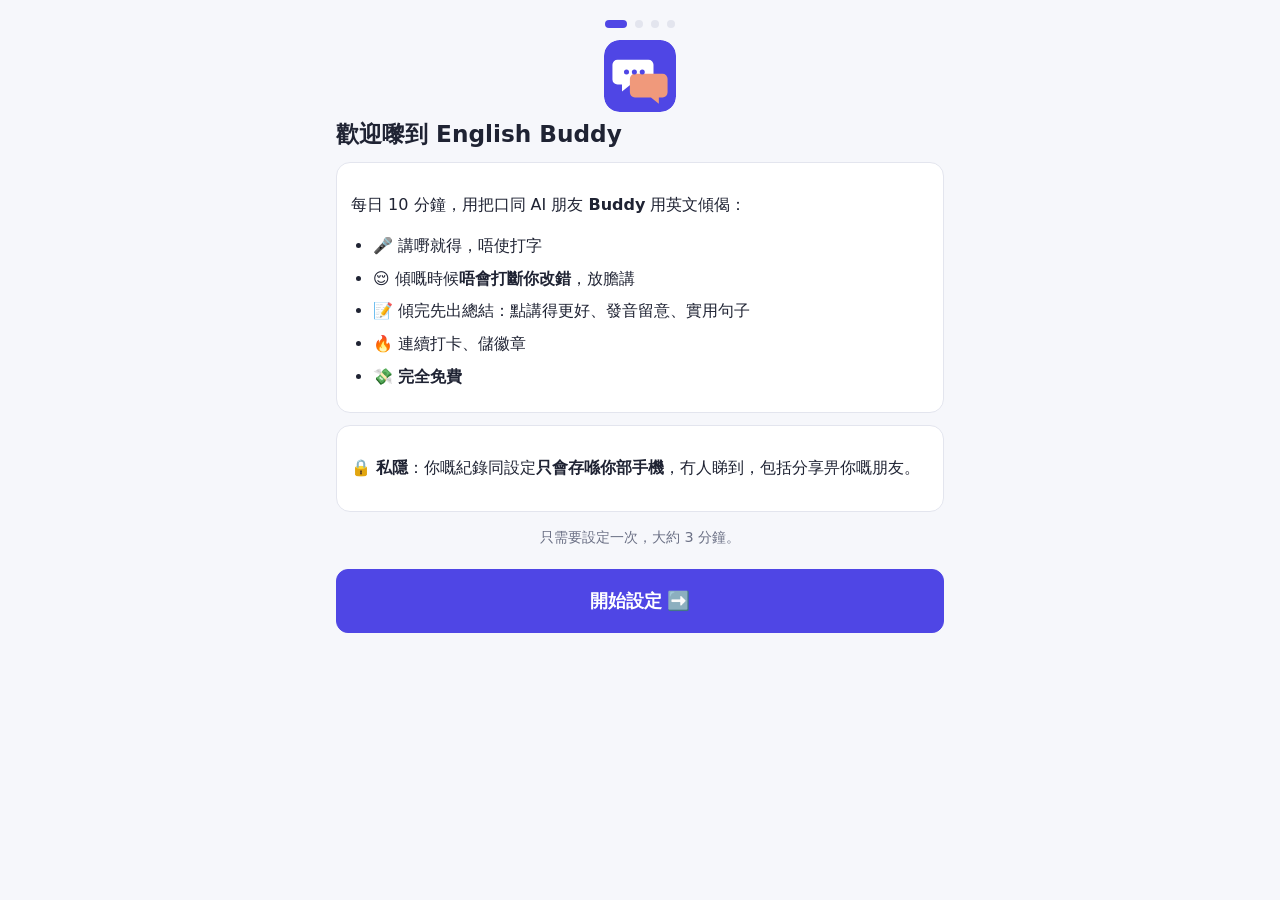
<file: index.html>
<!doctype html>
<html lang="zh-Hant-HK">
<head>
  <meta charset="utf-8">
  <meta name="viewport" content="width=device-width, initial-scale=1, viewport-fit=cover">
  <title>English Buddy</title>
  <meta name="description" content="每日 10 分鐘英文傾偈陪練">
  <meta name="theme-color" content="#4f46e5">
  <link rel="manifest" href="manifest.webmanifest">
  <link rel="icon" href="icon.svg" type="image/svg+xml">
  <!-- iPhone 主畫面圖示要 PNG（唔支援 SVG） -->
  <link rel="apple-touch-icon" href="apple-touch-icon.png">
  <meta name="apple-mobile-web-app-capable" content="yes">
  <meta name="mobile-web-app-capable" content="yes">
  <meta name="apple-mobile-web-app-title" content="English Buddy">
  <link rel="stylesheet" href="style.css">
  <script type="module" src="js/app.js"></script>
</head>
<body>
  <!-- ===== 第一次用：歡迎＋教學（4 步） ===== -->
  <section id="welcome" class="welcome" hidden>
    <div class="dots" id="w-dots"></div>

    <div class="wstep">
      <img src="icon.svg" class="logo big" alt="" width="72" height="72">
      <h1>歡迎嚟到 English Buddy</h1>
      <div class="card">
        <p>每日 10 分鐘，用把口同 AI 朋友 <b>Buddy</b> 用英文傾偈：</p>
        <ul>
          <li>🎤 講嘢就得，唔使打字</li>
          <li>😌 傾嘅時候<b>唔會打斷你改錯</b>，放膽講</li>
          <li>📝 傾完先出總結：點講得更好、發音留意、實用句子</li>
          <li>🔥 連續打卡、儲徽章</li>
          <li>💸 <b>完全免費</b></li>
        </ul>
      </div>
      <div class="card">
        <p>🔒 <b>私隱</b>：你嘅紀錄同設定<b>只會存喺你部手機</b>，冇人睇到，包括分享畀你嘅朋友。</p>
      </div>
      <p class="hint center">只需要設定一次，大約 3 分鐘。</p>
      <button type="button" class="btn primary big" data-wgo="1">開始設定 ➡️</button>
    </div>

    <div class="wstep" hidden>
      <h2>1️⃣ 攞一條免費 AI 鎖匙</h2>
      <p class="hint">Buddy 用 Groq 嘅免費 AI。你要申請一條自己嘅「API key」，好似鎖匙咁，唔使俾錢、唔使信用卡。</p>
      <div class="card">
        <ol class="steps">
          <li>撳下面個掣，開 Groq 網站（會開新分頁）
            <a class="btn" href="https://console.groq.com/keys" target="_blank" rel="noopener">🌐 開 Groq 網站</a>
          </li>
          <li>用 <b>Google 帳戶</b>登入最快</li>
          <li>撳 <b>Create API Key</b>，個名隨便打，例如 <code>buddy</code>，再撳 <b>Submit</b></li>
          <li>撳 <b>Copy</b> 複製條 key（<code>gsk_</code> 開頭）<br><span class="hint">⚠️ 佢只會顯示一次，記得即刻複製</span></li>
          <li>返嚟呢個分頁，貼喺下面：</li>
        </ol>
        <input type="password" id="w-key" placeholder="貼上 gsk_..." autocomplete="off" spellcheck="false">
        <button type="button" id="w-key-check" class="btn primary">✅ 檢查同儲存</button>
        <div id="w-key-result" class="test-result"></div>
      </div>
      <p class="hint">🔒 條 key 只會存喺你部手機，只會用嚟直接連去 Groq。唔好將佢畀其他人。</p>
      <div class="row">
        <button type="button" class="btn" data-wgo="0">⬅️ 返回</button>
        <button type="button" id="w-key-next" class="btn primary" data-wgo="2" disabled>下一步 ➡️</button>
      </div>
    </div>

    <div class="wstep" hidden>
      <h2>2️⃣ 試下個咪</h2>
      <div class="card">
        <p>撳下面個掣，用英文講一句，例如 <b>“Hello, nice to meet you!”</b>，講完再撳一下。</p>
        <p class="hint">瀏覽器問你准唔准用咪，撳「允許」。</p>
        <button type="button" id="w-mic" class="btn primary">🎤 撳一下開始講</button>
        <div id="w-mic-result" class="test-result"></div>
      </div>
      <div class="row">
        <button type="button" class="btn" data-wgo="1">⬅️ 返回</button>
        <button type="button" class="btn primary" data-wgo="3">下一步 ➡️</button>
      </div>
    </div>

    <div class="wstep" hidden>
      <h2>3️⃣ 加到主畫面</h2>
      <p class="hint">加咗之後用起嚟好似一個 app，一撳就開。<b>iPhone 一定要加</b>，唔係 Safari 7 日冇開可能會清走你嘅紀錄。</p>
      <div class="card" id="w-install"></div>
      <div class="card">
        <p>💡 <b>小貼士</b></p>
        <ul>
          <li>設定一個每日鬧鐘提自己練 10 分鐘</li>
          <li>想換聲線、調慢語速，去「⚙️ 設定」</li>
          <li>換手機前，去「📒 我的紀錄」撳匯出做備份</li>
        </ul>
      </div>
      <div class="row">
        <button type="button" class="btn" data-wgo="2">⬅️ 返回</button>
        <button type="button" id="w-done" class="btn primary">🎉 完成，開始傾偈！</button>
      </div>
    </div>
  </section>

  <header>
    <h1 class="brand"><img src="icon.svg" class="logo" alt="" width="32" height="32"> English Buddy</h1>
    <div id="dash" class="card dash"></div>
    <nav class="tabs">
      <button type="button" data-tab="practice" class="active">☕ 今日練習</button>
      <button type="button" data-tab="records">📒 我的紀錄</button>
      <button type="button" data-tab="settings">⚙️ 設定</button>
    </nav>
  </header>

  <main>
    <!-- ===== 今日練習 ===== -->
    <section id="tab-practice" class="tab">
      <div id="home">
        <div id="review" class="card" hidden>
          <h3>🔁 熱身：講返上次學嘅句子</h3>
          <div id="review-item"></div>
          <div class="row">
            <button type="button" id="review-say" class="btn primary">🎤 用英文講出嚟</button>
            <button type="button" id="review-show" class="btn">👀 睇答案</button>
          </div>
          <div id="review-result"></div>
          <button type="button" id="review-next" class="btn">➡️ 下一句</button>
        </div>
        <div class="card">
          <h3>🎯 今日想傾乜？</h3>
          <div id="topic-chips" class="chips"></div>
          <button type="button" id="suggest-btn" class="btn small">✨ Buddy 建議幾個新話題</button>
          <input id="custom-topic" placeholder="✏️ 或者自己打話題（中英文都得）" autocomplete="off">
        </div>
        <button type="button" id="start-btn" class="btn primary big">▶️ 開始今日 10 分鐘傾偈</button>
        <p class="hint center">傾嘅時候唔會打斷你改錯，傾完先總結。</p>
        <button type="button" id="dict-btn" class="btn">🎧 聽寫練習（5 句，練聽力）</button>
        <p class="hint center">用上面揀咗嘅話題出句子；冇揀就日常對話。</p>
      </div>

      <div id="dictation" hidden>
        <div class="card">
          <div class="topic-bar"><span>🎧 聽寫練習</span><span id="dict-progress"></span></div>
          <p class="hint">聽清楚，打低你聽到嘅字。聽唔到嘅位留空或者估都得，聽多幾次先對答案。</p>
          <div class="row">
            <button type="button" id="dict-play" class="btn primary">🔊 播放</button>
            <button type="button" id="dict-slow" class="btn">🐢 慢速</button>
          </div>
          <p id="dict-plays" class="hint center"></p>
          <textarea id="dict-input" rows="2" placeholder="打低你聽到嘅句子…" autocomplete="off" autocorrect="off" autocapitalize="off" spellcheck="false"></textarea>
          <button type="button" id="dict-check" class="btn primary">✅ 對答案</button>
          <div id="dict-result"></div>
          <button type="button" id="dict-next" class="btn" hidden>➡️ 下一句</button>
        </div>
        <button type="button" id="dict-quit" class="btn">⬅️ 返回</button>
      </div>

      <div id="chat" hidden>
        <div class="topic-bar"><span id="topic"></span><span id="timer"></span></div>
        <div id="messages" class="messages"></div>
        <p class="hint center">📖 唔識邊個字？撳 Buddy 講嘅字就有中文解釋</p>
        <div class="mic-area">
          <button type="button" id="mic-btn" class="mic" aria-label="錄音">🎤</button>
          <p id="mic-label" class="mic-label">撳一下開始講</p>
        </div>
        <button type="button" id="gap-btn" class="btn small">🆘 講唔出？撳我記低</button>
        <div id="gap-box" class="card gap-box" hidden>
          <p class="hint">先試下兜路講，唔好轉中文：<br>
            <b>What's the word… it's like a…</b><br>
            <b>Sorry, could you say that again a bit slower?</b><br>
            <b>So you mean…?</b></p>
          <form id="gap-form" class="row">
            <input id="gap-input" placeholder="用中文打你想講嘅嘢，總結會教你" autocomplete="off" enterkeyhint="done">
            <button class="btn">記低</button>
          </form>
        </div>
        <label class="toggle"><input type="checkbox" id="tips-toggle"> 💡 每句顯示改正提示</label>
        <label class="toggle"><input type="checkbox" id="listen-toggle"> 👂 只聽模式（Buddy 嘅字幕遮住，撳先睇）</label>
        <details class="type-box">
          <summary>⌨️ 唔方便出聲？改用打字</summary>
          <form id="text-form" class="row">
            <input id="text-input" placeholder="Type in English…" autocomplete="off" enterkeyhint="send">
            <button class="btn">送出</button>
          </form>
        </details>
        <button type="button" id="end-btn" class="btn danger">🏁 結束並總結</button>
      </div>

      <div id="summary" hidden>
        <div id="summary-body" class="card"></div>
        <div class="card">
          <h3>🔁 跟讀練習（檢查發音）</h3>
          <div id="phrase"></div>
          <div class="row">
            <button type="button" id="play-btn" class="btn">🔊 聽示範</button>
            <button type="button" id="shadow-btn" class="btn primary">🎤 跟住讀</button>
          </div>
          <div id="shadow-result"></div>
          <button type="button" id="next-btn" class="btn">➡️ 下一句</button>
        </div>
        <button type="button" id="again-btn" class="btn">▶️ 再傾一次</button>
      </div>
    </section>

    <!-- ===== 我的紀錄 ===== -->
    <section id="tab-records" class="tab" hidden>
      <div class="card">
        <h3>📈 我的等級（CEFR）</h3>
        <p class="hint">CEFR 係歐洲語言共同參考框架，British Council、Cambridge 同 IELTS 都用佢分級：A1、A2 係入門，B1、B2 係獨立使用者，C1、C2 係精通。「+」代表已經超過嗰級，但未夠下一級。呢度係 AI 按你練習表現估計，唔係官方考試成績。</p>
        <div id="levels"></div>
      </div>
      <div class="card">
        <h3>🧠 Buddy 記得你嘅嘢</h3>
        <p class="hint">一行一項，可以自己加減。Buddy 會按呢啲出題同傾偈。</p>
        <textarea id="profile" rows="7" placeholder="例如：I work as a nurse in Kowloon."></textarea>
        <button type="button" id="profile-save" class="btn">💾 儲存</button>
      </div>
      <div class="card"><h3>🗓️ 最近練習</h3><ul id="history"></ul></div>
      <div class="card"><h3>💬 學過嘅句子</h3><ul id="learned"></ul></div>
      <div class="card">
        <h3>💾 備份</h3>
        <p class="hint">紀錄只會存喺呢部機。換手機或者清除瀏覽器資料之前，記得先匯出。</p>
        <div class="row">
          <button type="button" id="export-btn" class="btn">⬇️ 匯出</button>
          <label class="btn">⬆️ 匯入<input type="file" id="import-file" accept="application/json,.json" hidden></label>
        </div>
      </div>
    </section>

    <!-- ===== 設定 ===== -->
    <section id="tab-settings" class="tab" hidden>
      <div class="card">
        <h3>🔑 Groq API key</h3>
        <p class="hint">
          喺 <a href="https://console.groq.com/keys" target="_blank" rel="noopener">console.groq.com/keys</a> 免費開一個。
          只會存喺呢部機，只會用嚟直接連去 Groq。
        </p>
        <input type="password" id="api-key" placeholder="gsk_..." autocomplete="off" spellcheck="false">

        <h3>🔊 朗讀聲線</h3>
        <label>朗讀引擎
          <select id="tts-engine">
            <option value="browser">瀏覽器內置（免費、反應最快）</option>
            <option value="orpheus">Groq Orpheus（更有感情，用 Groq 額度）</option>
          </select>
        </label>
        <div id="browser-voice-opts">
          <p class="hint">「自動揀」會揀最溫柔自然嘅女聲。電腦用 Edge 瀏覽器會有更自然嘅聲線（例如 Ava、Jenny）。</p>
          <select id="voice"></select>
        </div>
        <div id="orpheus-opts" hidden>
          <p class="hint">Orpheus 係 AI 真人感聲線。用唔到嘅時候會自動改用瀏覽器聲音。</p>
          <label>聲線<select id="orpheus-voice"></select></label>
          <label>語氣
            <select id="tts-style">
              <option value="gentle">溫柔 gentle</option>
              <option value="warm">溫暖 warm</option>
              <option value="calm">平靜 calm</option>
              <option value="cheerful">開心 cheerful</option>
              <option value="">自然（唔加語氣）</option>
            </select>
          </label>
        </div>
        <label class="row slider">語速 <input type="range" id="rate" min="0.6" max="1.2" step="0.05"> <span id="rate-val"></span></label>
        <button type="button" id="voice-test" class="btn">▶️ 試聽</button>

        <h3>💡 每句提示</h3>
        <label class="toggle"><input type="checkbox" id="tips-default"> 預設開啟（AI 用量約多一倍）</label>

        <h3>👂 練聽力</h3>
        <label class="toggle"><input type="checkbox" id="listen-default"> 只聽模式預設開啟（Buddy 嘅字幕遮住）</label>
        <label>聽寫速度
          <select id="dict-speed">
            <option value="0.85">慢少少</option>
            <option value="1">自然</option>
            <option value="1.15">快（挑戰）</option>
          </select>
        </label>

        <details>
          <summary>進階</summary>
          <label>對話模型<input id="model" spellcheck="false"></label>
        </details>

        <button type="button" id="settings-save" class="btn primary">💾 儲存設定</button>
      </div>

      <div class="card">
        <h3>🧪 測試</h3>
        <p class="hint">輸入 API key 之後，逐個撳嚟確認一切正常（未儲存都可以測）。</p>
        <button type="button" id="test-key" class="btn">1️⃣ 測試 API key</button>
        <button type="button" id="test-mic" class="btn">2️⃣ 測試咪同語音辨識</button>
        <button type="button" id="test-voice" class="btn">3️⃣ 測試朗讀</button>
        <div id="test-result" class="test-result"></div>
      </div>

      <button type="button" id="replay-welcome" class="btn">📖 重新睇新手教學</button>
    </section>
  </main>

  <!-- 📈 升級慶祝 -->
  <div id="levelup" class="levelup" role="dialog" aria-label="等級" hidden>
    <div id="confetti" class="confetti" aria-hidden="true"></div>
    <div class="levelup-card card">
      <div id="levelup-badge" class="levelup-badge"></div>
      <h2 id="levelup-title"></h2>
      <div id="levelup-body"></div>
      <button type="button" id="levelup-ok" class="btn primary big">繼續加油 💪</button>
    </div>
  </div>

  <!-- 📖 撳字查解釋 -->
  <div id="word-sheet" class="word-sheet card" role="dialog" aria-label="字詞解釋" hidden>
    <div id="word-body"></div>
    <div class="row">
      <button type="button" id="word-say" class="btn">🔊 讀出</button>
      <button type="button" id="word-save" class="btn primary">⭐ 加入生詞</button>
      <button type="button" id="word-close" class="btn">✕ 關閉</button>
    </div>
  </div>

  <div id="toast" class="toast" role="status" hidden></div>
</body>
</html>
</file>
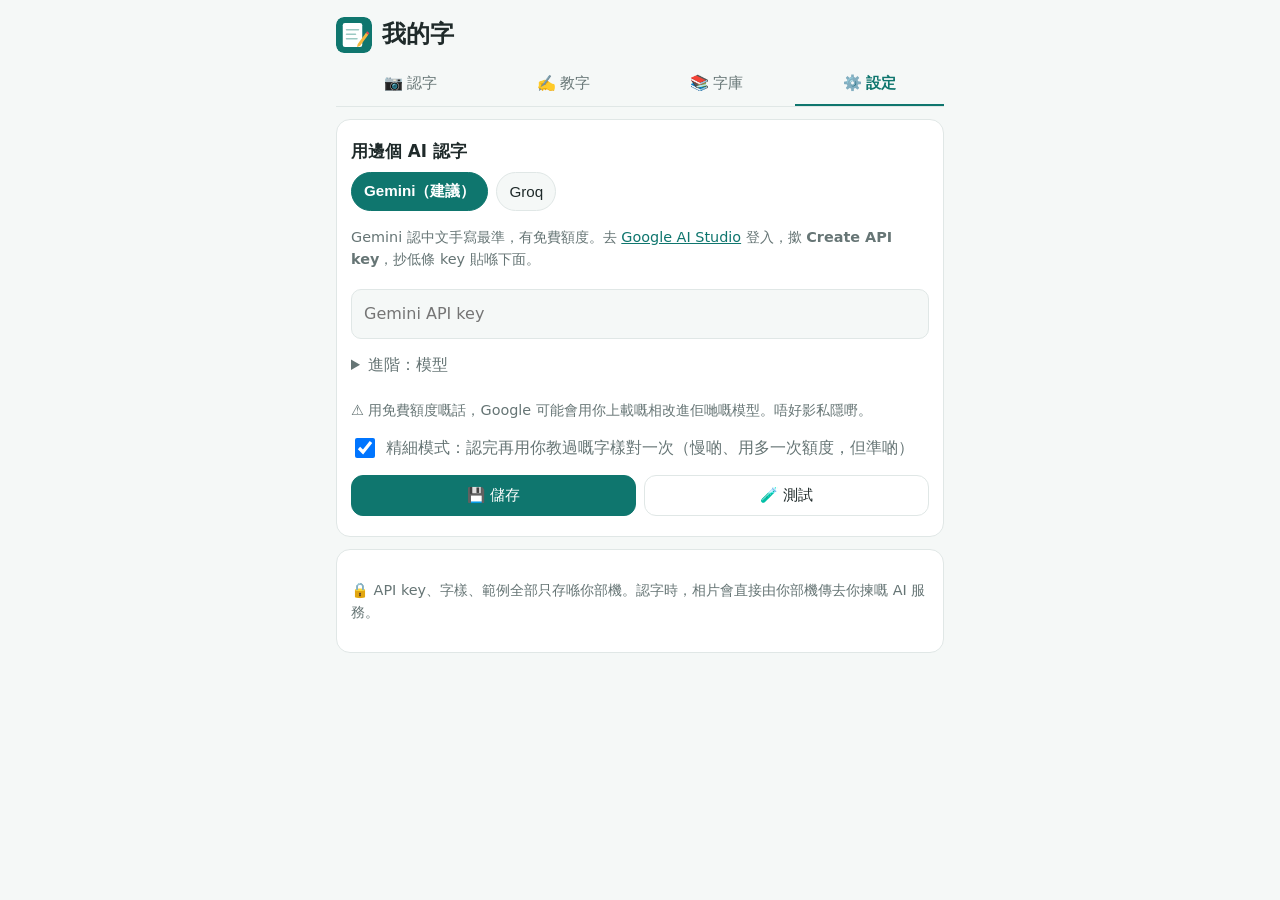
<file: handwriting/index.html>
<!doctype html>
<html lang="zh-Hant-HK">
<head>
  <meta charset="utf-8">
  <meta name="viewport" content="width=device-width, initial-scale=1, viewport-fit=cover">
  <title>我的字</title>
  <meta name="description" content="認得你手寫字嘅 app：教佢認你啲字，影相就變文字">
  <meta name="theme-color" content="#0f766e">
  <link rel="manifest" href="manifest.webmanifest">
  <link rel="icon" href="icon.svg" type="image/svg+xml">
  <meta name="apple-mobile-web-app-capable" content="yes">
  <meta name="mobile-web-app-capable" content="yes">
  <meta name="apple-mobile-web-app-title" content="我的字">
  <link rel="stylesheet" href="style.css">
  <script type="module" src="js/app.js"></script>
</head>
<body>
  <h1 class="brand"><img src="icon.svg" class="logo" alt="" width="36" height="36">我的字</h1>

  <nav class="tabs">
    <button type="button" data-tab="read" class="active">📷 認字</button>
    <button type="button" data-tab="teach">✍️ 教字</button>
    <button type="button" data-tab="library">📚 字庫</button>
    <button type="button" data-tab="settings">⚙️ 設定</button>
  </nav>

  <!-- ===== 認字 ===== -->
  <section id="tab-read" class="tab">
    <div id="need-key" class="card warn" hidden>
      未設定 API key，請先去 <a href="#" data-goto="settings">⚙️ 設定</a>。
    </div>

    <div class="card">
      <div class="row">
        <label class="btn primary">📷 影相<input type="file" id="read-camera" accept="image/*" capture="environment" hidden></label>
        <label class="btn">🖼️ 揀相<input type="file" id="read-file" accept="image/*" hidden></label>
      </div>
      <div id="read-preview" hidden>
        <div class="photo"><canvas id="read-canvas"></canvas></div>
        <div class="row">
          <button type="button" class="btn small" id="read-rotate">↻ 轉 90°</button>
          <button type="button" class="btn small primary" id="read-go">🔍 認字</button>
        </div>
      </div>
      <p class="hint" id="read-status"></p>
    </div>

    <div id="read-result" class="card" hidden>
      <h3>認到嘅文字</h3>
      <div id="read-marked" class="marked"></div>
      <p class="hint">黃色＝AI 唔肯定。喺下面改好佢，再撳「改好，儲存學習」，下次就會認得準啲。</p>
      <textarea id="read-text" rows="10"></textarea>
      <label class="toggle"><input type="checkbox" id="read-keep" checked> 將呢張相同改好嘅文字存做訓練範例</label>
      <div class="row">
        <button type="button" class="btn small" id="read-copy">📋 複製</button>
        <button type="button" class="btn small primary" id="read-learn">✅ 改好，儲存學習</button>
      </div>
      <div id="read-learned" class="test-result"></div>
    </div>
  </section>

  <!-- ===== 教字 ===== -->
  <section id="tab-teach" class="tab" hidden>
    <div class="card">
      <h3>教單字</h3>
      <p class="hint">輸入一個字（或者一個英文字母、一個詞），然後喺手寫板寫，或者影相再框出嚟。同一個字教 2–3 次最好。</p>
      <div id="todo-box" hidden>
        <p class="hint">最近認錯咗、建議教嘅字：</p>
        <div class="chips" id="todo"></div>
      </div>
      <input id="glyph-label" maxlength="12" placeholder="例如：開、a、the" autocomplete="off">
      <div class="chips">
        <button type="button" class="chip active" data-mode="pad">✍️ 手寫板</button>
        <button type="button" class="chip" data-mode="photo">📷 由相框選</button>
      </div>

      <div id="mode-pad">
        <canvas id="pad" class="pad" width="560" height="560"></canvas>
        <div class="row">
          <button type="button" class="btn small" id="pad-clear">🧽 清除</button>
          <button type="button" class="btn small primary" id="pad-save">💾 儲存字樣</button>
        </div>
        <p class="hint">提示：手指寫同用筆寫喺紙上會有啲唔同，想最準就用「由相框選」，影你喺紙上寫嘅字。</p>
      </div>

      <div id="mode-photo" hidden>
        <div class="row">
          <label class="btn small">📷 影相<input type="file" id="crop-camera" accept="image/*" capture="environment" hidden></label>
          <label class="btn small">🖼️ 揀相<input type="file" id="crop-file" accept="image/*" hidden></label>
        </div>
        <div id="crop-area" hidden>
          <p class="hint">用手指喺相上拖一個框，框住一個字，輸入係咩字，撳儲存。可以一張相框好多個字。</p>
          <div class="photo"><canvas id="crop-canvas" class="crop"></canvas></div>
          <button type="button" class="btn small primary" id="crop-save">💾 儲存框住嘅字樣</button>
        </div>
      </div>
      <div id="teach-recent" class="glyphs small"></div>
    </div>

    <div class="card">
      <h3>整頁範例（最有效）</h3>
      <p class="hint">喺紙上抄一段字（中英都得），影低，再打返正確文字。AI 每次認字都會參考呢啲範例，學你寫字嘅習慣。</p>
      <div class="row">
        <label class="btn small">📷 影相<input type="file" id="ex-camera" accept="image/*" capture="environment" hidden></label>
        <label class="btn small">🖼️ 揀相<input type="file" id="ex-file" accept="image/*" hidden></label>
      </div>
      <div id="ex-area" hidden>
        <div class="photo"><canvas id="ex-canvas"></canvas></div>
        <button type="button" class="btn small" id="ex-rotate">↻ 轉 90°</button>
        <textarea id="ex-text" rows="5" placeholder="一字不漏打返相入面寫咗啲咩（保留分行）"></textarea>
        <button type="button" class="btn small primary" id="ex-save">💾 儲存範例</button>
      </div>
    </div>
  </section>

  <!-- ===== 字庫 ===== -->
  <section id="tab-library" class="tab" hidden>
    <div class="card">
      <h3>學習進度</h3>
      <p id="lib-stats"></p>
    </div>
    <div class="card">
      <h3>已教字樣</h3>
      <p class="hint">撳一個字樣可以刪除。</p>
      <div id="lib-glyphs" class="glyphs"></div>
    </div>
    <div class="card">
      <h3>整頁範例</h3>
      <div id="lib-examples"></div>
    </div>
    <div class="card">
      <h3>認錯記錄</h3>
      <p class="hint">「你寫嘅字 ← AI 曾經讀錯做」。每次認字都會提醒 AI。撳 ✕ 刪除。</p>
      <ul id="lib-confusions" class="plain"></ul>
    </div>
    <div class="card">
      <h3>備份</h3>
      <p class="hint">所有資料只存喺呢部機嘅瀏覽器。換手機或者清瀏覽器資料之前，記得匯出備份。</p>
      <div class="row">
        <button type="button" class="btn small" id="export">⬇️ 匯出備份</button>
        <label class="btn small">⬆️ 匯入備份<input type="file" id="import" accept="application/json,.json" hidden></label>
      </div>
    </div>
  </section>

  <!-- ===== 設定 ===== -->
  <section id="tab-settings" class="tab" hidden>
    <div class="card">
      <h3>用邊個 AI 認字</h3>
      <div class="chips">
        <button type="button" class="chip" data-provider="gemini">Gemini（建議）</button>
        <button type="button" class="chip" data-provider="groq">Groq</button>
      </div>

      <div id="gemini-box">
        <p class="hint">
          Gemini 認中文手寫最準，有免費額度。去 <a href="https://aistudio.google.com/apikey" target="_blank" rel="noopener">Google AI Studio</a>
          登入，撳 <b>Create API key</b>，抄低條 key 貼喺下面。
        </p>
        <input type="password" id="gemini-key" placeholder="Gemini API key" autocomplete="off">
        <details>
          <summary>進階：模型</summary>
          <input id="gemini-model" placeholder="gemini-flash-latest" autocomplete="off">
        </details>
        <p class="hint">⚠️ 用免費額度嘅話，Google 可能會用你上載嘅相改進佢哋嘅模型。唔好影私隱嘢。</p>
      </div>

      <div id="groq-box" hidden>
        <p class="hint">用 English Buddy 同一條 Groq key（如果有，會自動帶入）。Groq 嘅睇圖模型認中文手寫冇 Gemini 咁準，而且每次最多 5 張圖。</p>
        <input type="password" id="groq-key" placeholder="Groq API key（gsk_ 開頭）" autocomplete="off">
        <details>
          <summary>進階：模型</summary>
          <input id="groq-model" autocomplete="off">
        </details>
      </div>

      <label class="toggle"><input type="checkbox" id="two-pass"> 精細模式：認完再用你教過嘅字樣對一次（慢啲、用多一次額度，但準啲）</label>
      <div class="row">
        <button type="button" class="btn small primary" id="save-settings">💾 儲存</button>
        <button type="button" class="btn small" id="test-key">🧪 測試</button>
      </div>
      <div id="test-result" class="test-result"></div>
    </div>
    <div class="card">
      <p class="hint">🔒 API key、字樣、範例全部只存喺你部機。認字時，相片會直接由你部機傳去你揀嘅 AI 服務。</p>
    </div>
  </section>

  <div id="toast" class="toast" hidden></div>
</body>
</html>
</file>
<file: style.css>
:root {
  --bg: #f6f7fb;
  --card: #ffffff;
  --text: #1f2333;
  --muted: #6b7085;
  --border: #e3e5ee;
  --primary: #4f46e5;
  --primary-text: #ffffff;
  --danger: #e5484d;
  --me: #e8e7fd;
  --ai: #ffffff;
  --tip: #fff7e0;
  --tip-border: #f0c040;
  --mark: #ffd9d9;
}
@media (prefers-color-scheme: dark) {
  :root {
    --bg: #14151c;
    --card: #1d1f29;
    --text: #e8e9f0;
    --muted: #9a9db0;
    --border: #2e3140;
    --primary: #7c74ff;
    --me: #2c2a55;
    --ai: #23252f;
    --tip: #3a3220;
    --tip-border: #b8902c;
    --mark: #5a2a2a;
  }
}

* { box-sizing: border-box; }
[hidden] { display: none !important; } /* .btn 等有 display 的元素都要收得埋 */
html { -webkit-text-size-adjust: 100%; }
body {
  margin: 0 auto;
  max-width: 640px;
  padding: 12px 16px calc(24px + env(safe-area-inset-bottom));
  background: var(--bg);
  color: var(--text);
  font: 16px/1.55 system-ui, -apple-system, "PingFang HK", "Microsoft JhengHei", sans-serif;
}
h1 { font-size: 1.5rem; margin: 4px 0 10px; }
h1.brand { display: flex; align-items: center; gap: 10px; }
.logo { display: block; border-radius: 22%; }
.logo.big { margin: 12px auto 4px; }
h3 { margin: 4px 0 8px; font-size: 1.05rem; }
a { color: var(--primary); }

.card {
  background: var(--card);
  border: 1px solid var(--border);
  border-radius: 14px;
  padding: 14px;
  margin-bottom: 12px;
}
.dash .streak { font-weight: 600; font-size: 1.05rem; }
.dash .badges { color: var(--muted); font-size: .9rem; }
.hint { color: var(--muted); font-size: .9rem; }
.center { text-align: center; }
.row { display: flex; gap: 8px; align-items: center; flex-wrap: wrap; }
.row > * { flex: 1; }

.tabs { display: flex; gap: 4px; margin-bottom: 12px; border-bottom: 1px solid var(--border); }
.tabs button {
  flex: 1; background: none; border: none; color: var(--muted);
  padding: 10px 4px; font-size: .95rem; border-bottom: 2px solid transparent; cursor: pointer;
}
.tabs button.active { color: var(--primary); border-bottom-color: var(--primary); font-weight: 600; }

.btn {
  display: inline-flex; align-items: center; justify-content: center;
  width: 100%; min-height: 48px; margin: 6px 0; padding: 10px 14px;
  border-radius: 12px; border: 1px solid var(--border);
  background: var(--card); color: var(--text); font-size: 1rem; cursor: pointer;
}
.btn.primary { background: var(--primary); color: var(--primary-text); border-color: var(--primary); }
.btn.danger { color: var(--danger); border-color: var(--danger); }
.btn.big { min-height: 64px; font-size: 1.15rem; font-weight: 600; }
.btn:disabled { opacity: .6; }

input:not([type]), input[type=password], textarea, select {
  width: 100%; padding: 12px; margin: 4px 0 8px;
  border-radius: 10px; border: 1px solid var(--border);
  background: var(--bg); color: var(--text); font: inherit;
}
.slider input { flex: 3; }
.toggle { display: flex; align-items: center; gap: 8px; margin: 8px 0; color: var(--muted); }
.toggle input { width: 20px; height: 20px; }

.chips { display: flex; flex-wrap: wrap; gap: 8px; margin: 4px 0 8px; }
.chip {
  padding: 8px 12px; border-radius: 999px; border: 1px solid var(--border);
  background: var(--bg); color: var(--text); font-size: .95rem; cursor: pointer;
}
.chip.active { background: var(--primary); border-color: var(--primary); color: var(--primary-text); font-weight: 600; }
.chip.suggested { border-style: dashed; }
.btn.small { min-height: 40px; font-size: .92rem; }

.topic-bar { display: flex; justify-content: space-between; gap: 8px; flex-wrap: wrap; font-weight: 600; margin-bottom: 8px; }
#timer { color: var(--muted); font-weight: 400; }

.messages {
  display: flex; flex-direction: column; gap: 10px;
  min-height: 220px; max-height: 50vh; overflow-y: auto;
  padding: 4px 2px 8px;
}
.bubble {
  max-width: 88%; padding: 10px 14px; border-radius: 16px;
  border: 1px solid var(--border); white-space: pre-wrap; word-wrap: break-word;
}
.bubble.ai { align-self: flex-start; background: var(--ai); border-bottom-left-radius: 4px; }
.bubble.me { align-self: flex-end; background: var(--me); border-bottom-right-radius: 4px; }
.bubble-btns { display: flex; flex-wrap: wrap; gap: 6px; margin-top: 6px; }
.bubble .replay {
  padding: 2px 10px;
  border: 1px solid var(--border); border-radius: 999px;
  background: var(--bg); color: var(--text); font-size: .9rem; cursor: pointer;
}
/* 👂 只聽模式：字幕模糊，撳先睇 */
.bubble.veiled .say { filter: blur(6px); user-select: none; cursor: pointer; }

/* 📈 升級慶祝 */
.levelup {
  position: fixed; inset: 0; z-index: 20; display: flex; align-items: center; justify-content: center;
  padding: 16px; background: rgba(20, 21, 28, .55); overflow: hidden;
}
.levelup-card {
  position: relative; z-index: 1; width: 100%; max-width: 380px; text-align: center;
  animation: pop .5s cubic-bezier(.2, 1.4, .4, 1);
}
.levelup-card h2 { margin: 8px 0; }
.levelup-badge {
  display: inline-block; padding: 10px 22px; border-radius: 999px;
  background: var(--primary); color: var(--primary-text); font-size: 1.8rem; font-weight: 700;
}
@keyframes pop { from { transform: scale(.6); opacity: 0; } to { transform: scale(1); opacity: 1; } }
.confetti { position: absolute; inset: 0; pointer-events: none; }
.confetti span {
  position: absolute; top: -20px; width: 9px; height: 14px; border-radius: 2px;
  animation: fall linear forwards;
}
@keyframes fall { to { transform: translateY(110vh) rotate(var(--spin)); } }
@media (prefers-reduced-motion: reduce) {
  .confetti { display: none; }
  .levelup-card { animation: none; }
}

/* 📖 撳字查解釋 */
.bubble .w { cursor: pointer; border-radius: 4px; }
.bubble:not(.veiled) .w:hover, .bubble .w.on { background: var(--tip); box-shadow: 0 0 0 2px var(--tip); }
.word-sheet {
  position: fixed; left: 12px; right: 12px; bottom: calc(12px + env(safe-area-inset-bottom));
  max-width: 616px; max-height: 60vh; overflow-y: auto; margin: 0 auto; z-index: 9;
  box-shadow: 0 8px 28px rgba(0, 0, 0, .22);
}
.word-sheet .phrase-en { margin-top: 0; }

.say-btns { display: inline-flex; gap: 4px; vertical-align: middle; margin-left: 4px; }
.say-btns .replay {
  padding: 0 8px; border: 1px solid var(--border); border-radius: 999px;
  background: var(--bg); color: var(--text); font-size: .85rem; cursor: pointer;
}

.dict-items { padding-left: 20px; margin: 4px 0; }
.dict-items li { margin-bottom: 6px; }
.reason { display: inline-block; padding: 0 8px; border-radius: 999px; background: var(--tip); border: 1px solid var(--tip-border); font-size: .85rem; }
.tip {
  margin-top: 8px; padding: 6px 10px; border-left: 3px solid var(--tip-border);
  background: var(--tip); border-radius: 6px; font-size: .92rem; white-space: normal;
}

.bubble.gap {
  align-self: center; max-width: 100%; padding: 4px 12px;
  background: var(--tip); border-color: var(--tip-border); color: var(--muted); font-size: .9rem;
}
.gap-box { background: var(--bg); }
.gap-box .hint b { color: var(--text); font-weight: 600; }

.mic-area { text-align: center; margin: 8px 0; }
.mic {
  width: 96px; height: 96px; border-radius: 50%; border: none;
  background: var(--primary); color: #fff; font-size: 2.4rem; cursor: pointer;
  box-shadow: 0 4px 14px rgba(79, 70, 229, .35);
}
.mic.recording, .btn.recording { background: var(--danger); color: #fff; animation: pulse 1.2s infinite; }
.mic:disabled { opacity: .6; }
.mic-label { margin: 6px 0 0; color: var(--muted); }
@keyframes pulse { 50% { box-shadow: 0 0 0 14px rgba(229, 72, 77, .15); } }

.type-box summary, details summary { cursor: pointer; color: var(--muted); padding: 6px 0; }

#summary-body ul, #history, #learned { padding-left: 20px; margin: 4px 0; }
#summary-body li, #history li, #learned li { margin-bottom: 6px; }
.phrase-en { font-size: 1.25rem; font-weight: 600; margin: 4px 0; }
.marked { font-size: 1.15rem; }
mark { background: var(--mark); color: inherit; border-radius: 4px; padding: 0 3px; font-weight: 600; }

/* ===== 歡迎教學 ===== */
.welcome h1 { font-size: 1.45rem; }
.welcome h2 { font-size: 1.25rem; margin: 8px 0; }
.welcome ul, .welcome ol { padding-left: 22px; margin: 6px 0; }
.welcome li { margin-bottom: 8px; }
.welcome .steps .btn { margin-top: 6px; }
.welcome code { background: var(--bg); padding: 1px 6px; border-radius: 6px; }
.dots { display: flex; justify-content: center; gap: 8px; margin: 8px 0 4px; }
.dots span { width: 8px; height: 8px; border-radius: 50%; background: var(--border); }
.dots span.on { background: var(--primary); width: 22px; border-radius: 4px; }
a.btn { text-decoration: none; }

.test-result:not(:empty) {
  margin-top: 8px; padding: 10px 12px; border-radius: 10px;
  background: var(--bg); border: 1px solid var(--border);
}

.toast {
  position: fixed; left: 16px; right: 16px; bottom: calc(16px + env(safe-area-inset-bottom));
  max-width: 608px; margin: auto; padding: 12px 16px; border-radius: 12px;
  background: #222; color: #fff; box-shadow: 0 6px 20px rgba(0, 0, 0, .25); z-index: 10;
}
</file>
<file: handwriting/style.css>
:root {
  --bg: #f5f8f7;
  --card: #ffffff;
  --text: #1f2a2a;
  --muted: #667575;
  --border: #e0e7e6;
  --primary: #0f766e;
  --primary-text: #ffffff;
  --danger: #e5484d;
  --unsure: #ffe9a8;
  --warn: #fff4e0;
}
@media (prefers-color-scheme: dark) {
  :root {
    --bg: #121817;
    --card: #1b2322;
    --text: #e6eeed;
    --muted: #93a3a1;
    --border: #2b3836;
    --primary: #2fb5a6;
    --primary-text: #08201d;
    --unsure: #5c4a12;
    --warn: #3a3220;
  }
}

* { box-sizing: border-box; }
[hidden] { display: none !important; }
html { -webkit-text-size-adjust: 100%; }
body {
  margin: 0 auto;
  max-width: 640px;
  padding: 12px 16px calc(24px + env(safe-area-inset-bottom));
  background: var(--bg);
  color: var(--text);
  font: 16px/1.55 system-ui, -apple-system, "PingFang HK", "Microsoft JhengHei", sans-serif;
}
h1 { font-size: 1.5rem; margin: 4px 0 10px; }
h1.brand { display: flex; align-items: center; gap: 10px; }
.logo { display: block; border-radius: 22%; }
h3 { margin: 4px 0 8px; font-size: 1.05rem; }
a { color: var(--primary); }

.card {
  background: var(--card);
  border: 1px solid var(--border);
  border-radius: 14px;
  padding: 14px;
  margin-bottom: 12px;
}
.card.warn { background: var(--warn); }
.hint { color: var(--muted); font-size: .9rem; }
.row { display: flex; gap: 8px; align-items: center; flex-wrap: wrap; }
.row > * { flex: 1; }

.tabs { display: flex; gap: 4px; margin-bottom: 12px; border-bottom: 1px solid var(--border); }
.tabs button {
  flex: 1; background: none; border: none; color: var(--muted);
  padding: 10px 2px; font-size: .95rem; border-bottom: 2px solid transparent; cursor: pointer;
}
.tabs button.active { color: var(--primary); border-bottom-color: var(--primary); font-weight: 600; }

.btn {
  display: inline-flex; align-items: center; justify-content: center;
  width: 100%; min-height: 48px; margin: 6px 0; padding: 10px 14px;
  border-radius: 12px; border: 1px solid var(--border);
  background: var(--card); color: var(--text); font-size: 1rem; cursor: pointer;
}
.btn.primary { background: var(--primary); color: var(--primary-text); border-color: var(--primary); }
.btn.small { min-height: 40px; font-size: .92rem; }
.btn:disabled { opacity: .6; }

input:not([type]), input[type=password], textarea {
  width: 100%; padding: 12px; margin: 4px 0 8px;
  border-radius: 10px; border: 1px solid var(--border);
  background: var(--bg); color: var(--text); font: inherit;
}
#glyph-label { font-size: 1.3rem; text-align: center; }
.toggle { display: flex; align-items: center; gap: 8px; margin: 8px 0; color: var(--muted); }
.toggle input { width: 20px; height: 20px; flex: none; }
details summary { cursor: pointer; color: var(--muted); padding: 6px 0; }

.chips { display: flex; flex-wrap: wrap; gap: 8px; margin: 4px 0 8px; }
.chip {
  padding: 8px 12px; border-radius: 999px; border: 1px solid var(--border);
  background: var(--bg); color: var(--text); font-size: .95rem; cursor: pointer;
}
.chip.active { background: var(--primary); border-color: var(--primary); color: var(--primary-text); font-weight: 600; }

/* 相片：闊度跟畫面，canvas 用原圖解像度 */
.photo { margin: 8px 0; border-radius: 10px; overflow: hidden; border: 1px solid var(--border); background: #fff; }
.photo canvas { display: block; width: 100%; height: auto; }
canvas.crop, canvas.pad { touch-action: none; }
.pad {
  display: block; width: 100%; max-width: 320px; aspect-ratio: 1; margin: 8px auto;
  background: #fff; border: 2px dashed var(--border); border-radius: 12px;
}

.marked {
  white-space: pre-wrap; font-size: 1.1rem; padding: 10px 12px; margin-bottom: 8px;
  border-radius: 10px; background: var(--bg); border: 1px solid var(--border);
}
.marked mark { background: var(--unsure); color: inherit; border-radius: 4px; padding: 0 2px; }

.glyphs { display: flex; flex-wrap: wrap; gap: 8px; }
.glyph {
  display: flex; flex-direction: column; align-items: center; gap: 2px;
  padding: 4px; border: 1px solid var(--border); border-radius: 10px; background: var(--bg);
  color: var(--text); font: inherit; cursor: pointer;
}
.glyph img { width: 56px; height: 56px; border-radius: 6px; }
.glyphs.small { margin-top: 8px; }
.glyphs.small .glyph img { width: 40px; height: 40px; }
.glyph b { font-size: .95rem; }

.example { display: flex; gap: 10px; align-items: flex-start; padding: 8px 0; border-top: 1px solid var(--border); }
.example:first-child { border-top: none; }
.example img { width: 96px; border-radius: 8px; border: 1px solid var(--border); flex: none; }
.example p { margin: 0; white-space: pre-wrap; font-size: .9rem; flex: 1; max-height: 6.5em; overflow: hidden; }
.x {
  flex: none; background: none; border: 1px solid var(--border); border-radius: 8px;
  color: var(--muted); padding: 4px 10px; cursor: pointer; font: inherit;
}

ul.plain { list-style: none; padding: 0; margin: 0; }
ul.plain li { display: flex; align-items: center; gap: 8px; padding: 6px 0; border-top: 1px solid var(--border); }
ul.plain li:first-child { border-top: none; }
ul.plain li span { flex: 1; }

.test-result:not(:empty) {
  margin-top: 8px; padding: 10px 12px; border-radius: 10px;
  background: var(--bg); border: 1px solid var(--border);
}

.toast {
  position: fixed; left: 16px; right: 16px; bottom: calc(16px + env(safe-area-inset-bottom));
  max-width: 608px; margin: auto; padding: 12px 16px; border-radius: 12px;
  background: #222; color: #fff; box-shadow: 0 6px 20px rgba(0, 0, 0, .25); z-index: 10;
}
</file>
